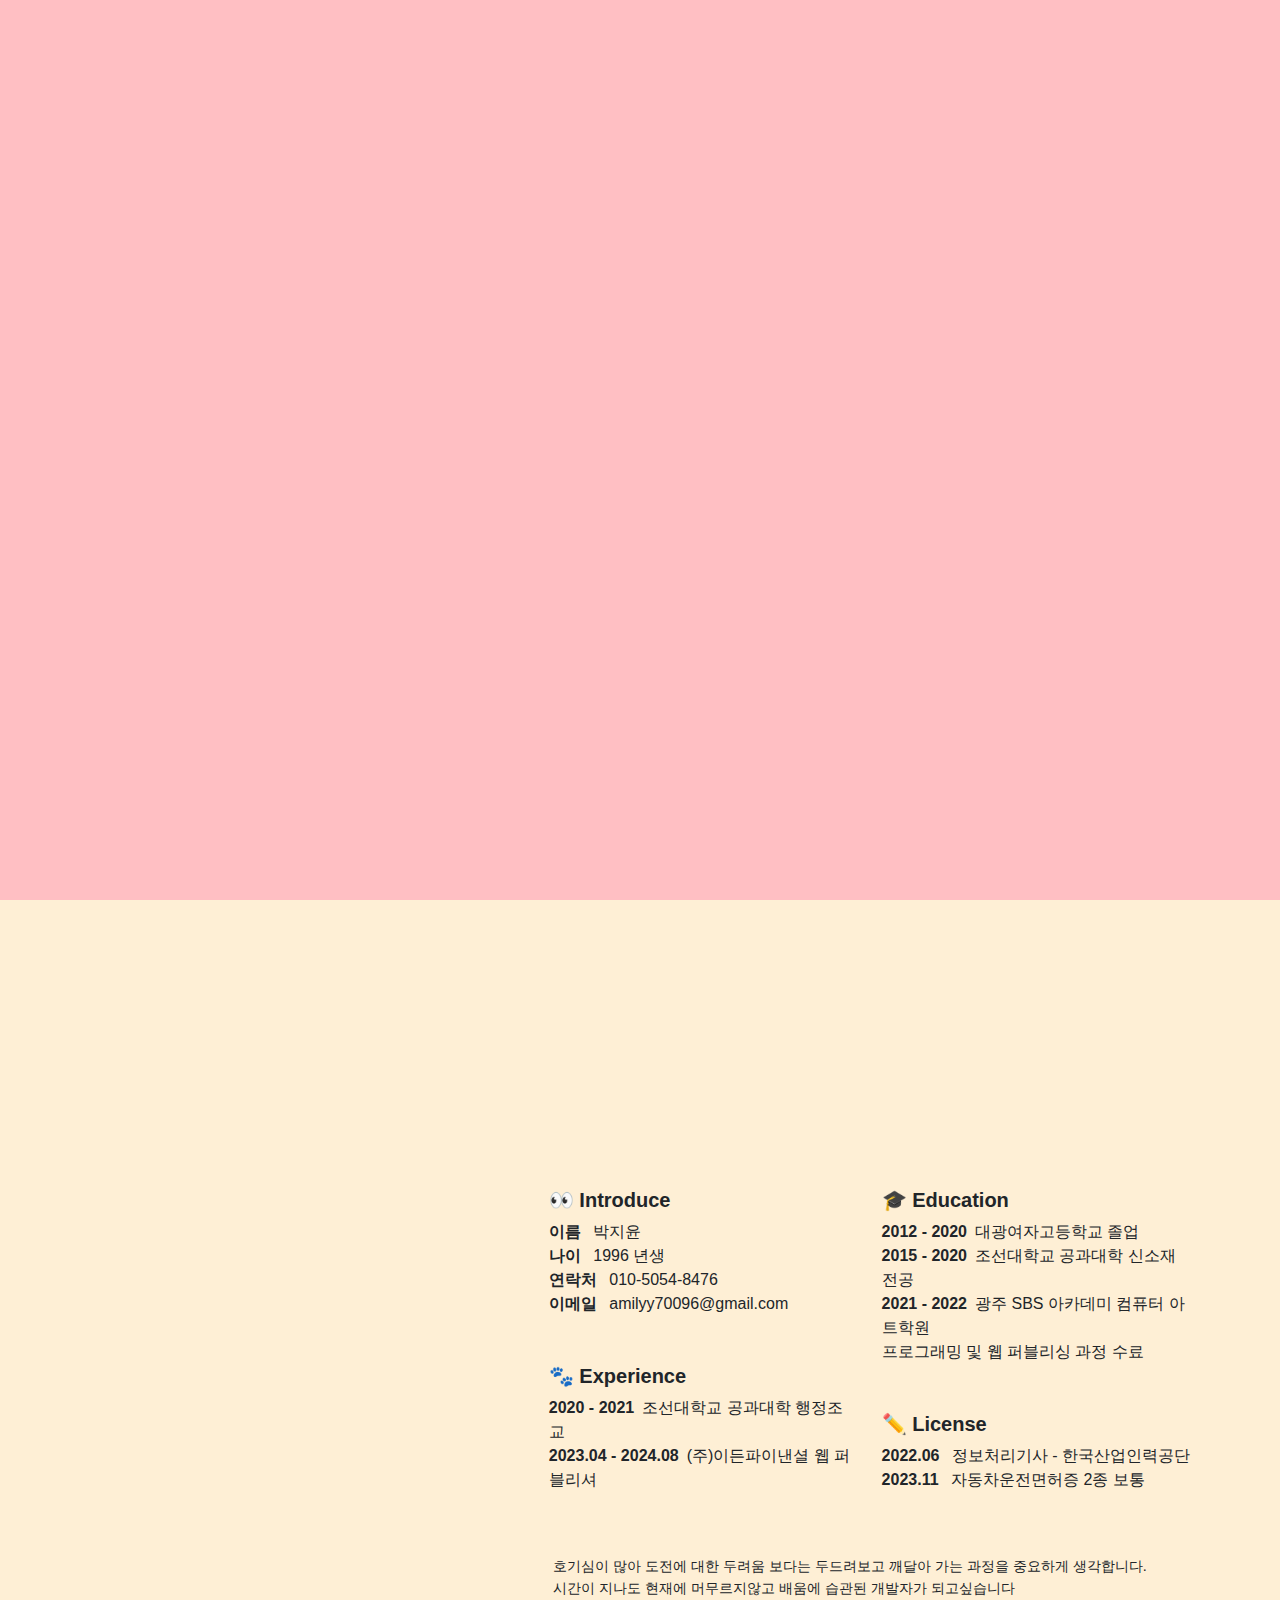
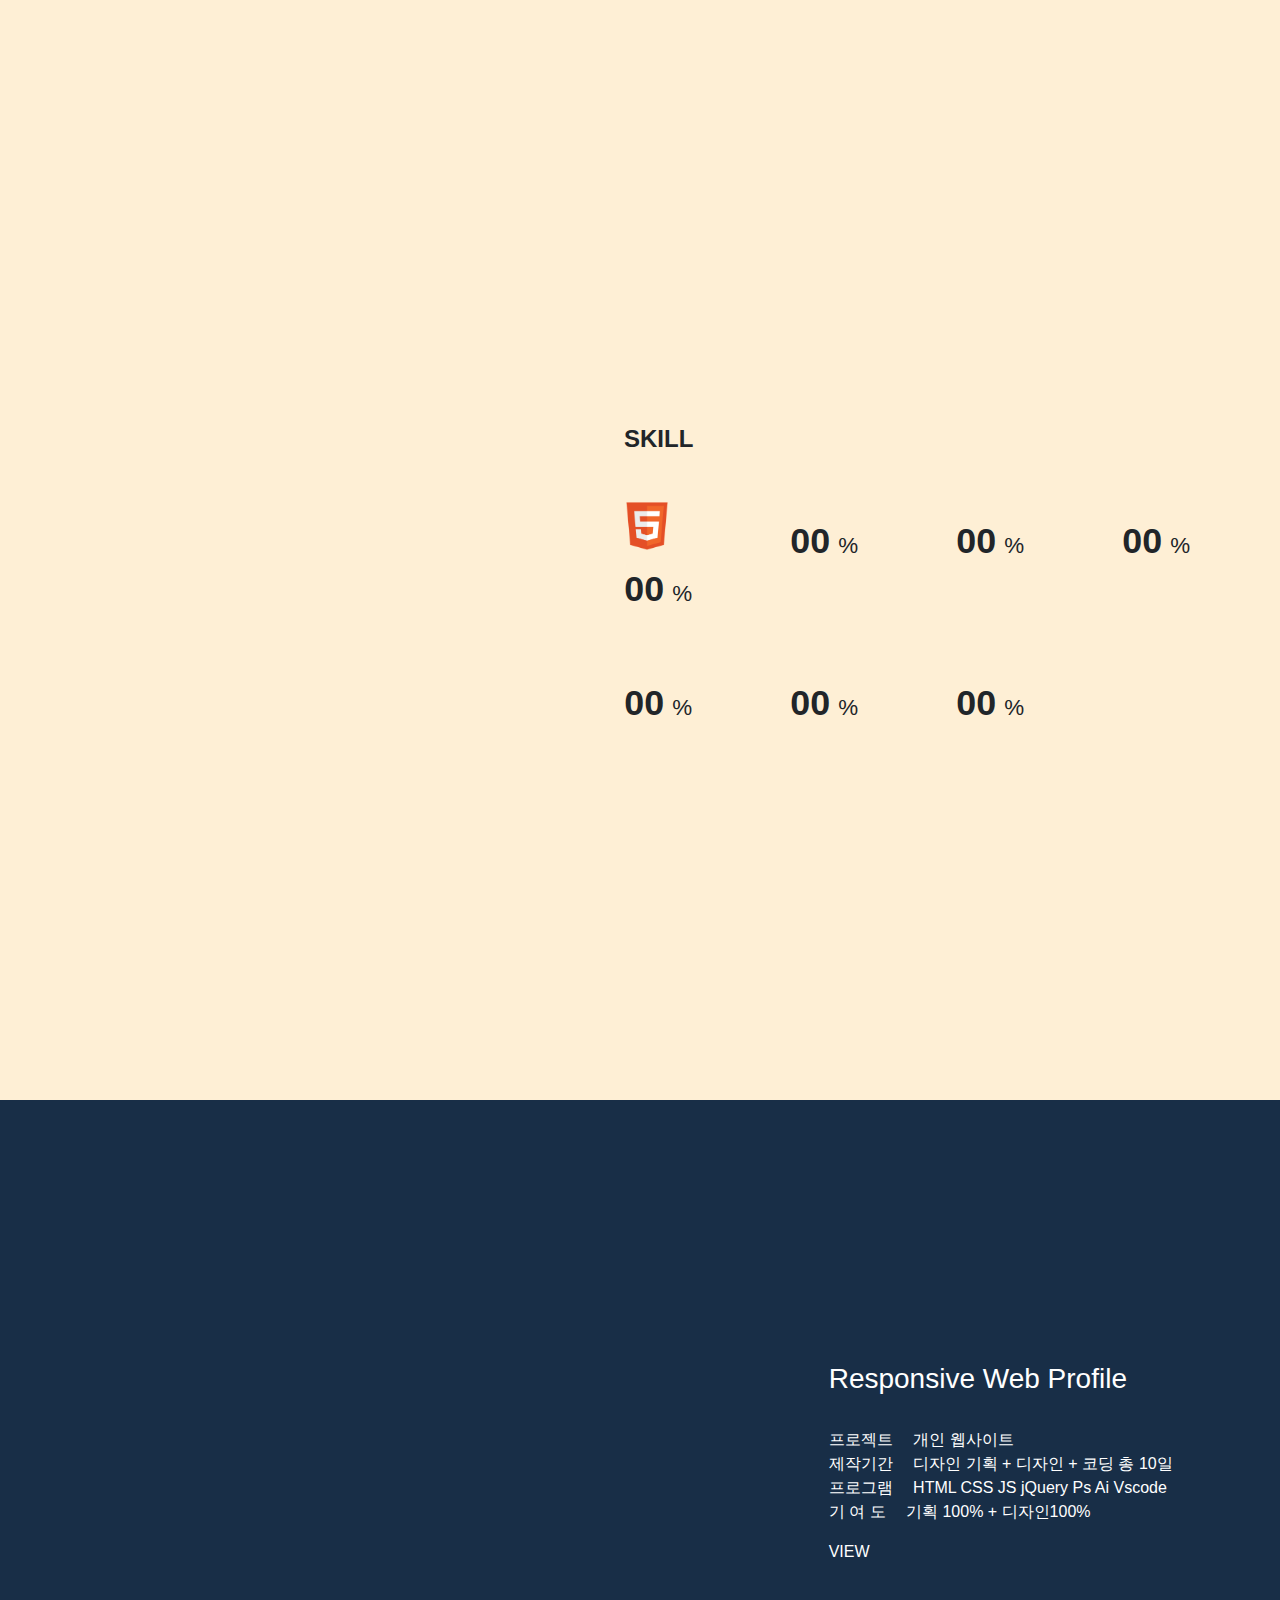
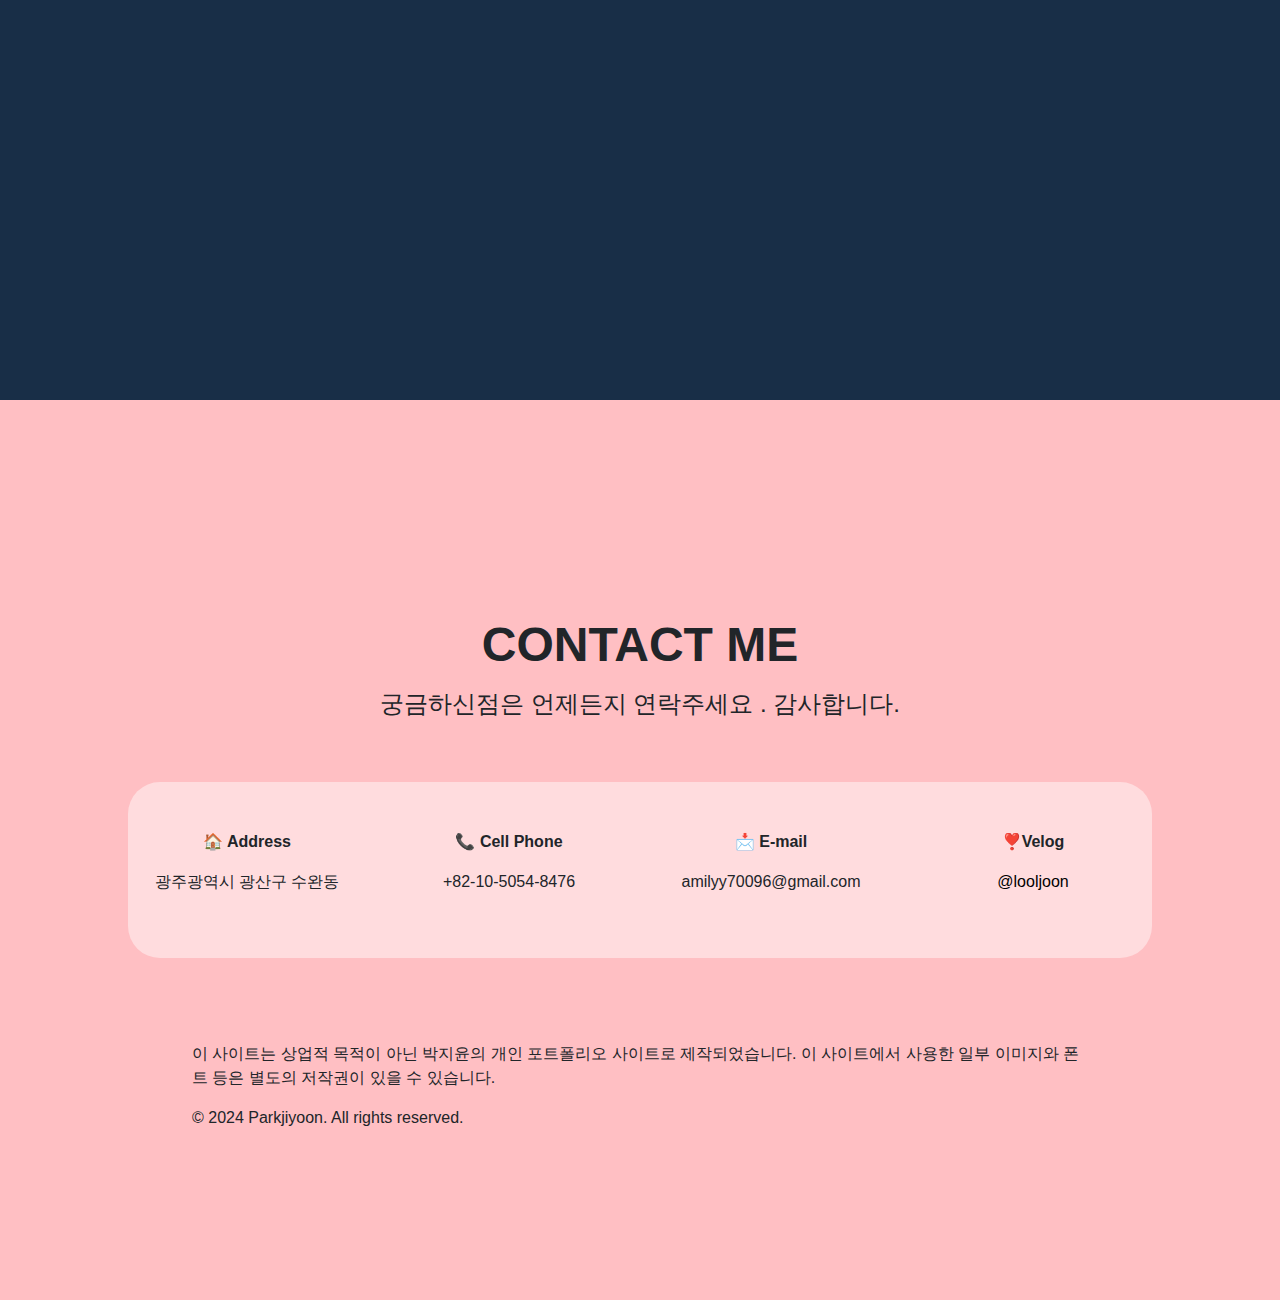
<file: index.html>
<!DOCTYPE html>
<html lang="ko">
<head>
    <meta charset="UTF-8">
    <meta name="viewport" content="width=device-width, initial-scale=1.0">
    <link rel="preconnect" href="https://fonts.googleapis.com">
    <link rel="preconnect" href="https://fonts.gstatic.com" crossorigin>
    <link href="https://fonts.googleapis.com/css2?family=Noto+Sans+KR:wght@100;300;400;500;700;900&display=swap" rel="stylesheet">
    <link href="https://fonts.googleapis.com/css2?family=Nanum+Gothic:wght@400;700;800&display=swap" rel="stylesheet">
    <link href="https://fonts.googleapis.com/css2?family=Gowun+Dodum&display=swap" rel="stylesheet">
    <link rel="stylesheet" href="css/reset.css">
 
    <link rel="stylesheet" href="js/bootstrap/css/bootstrap.min.css">
    <link rel="stylesheet" href="css/style2.css">
    <link rel="stylesheet" href="css/mobile_style.css">
    <script src="https://code.jquery.com/jquery-3.5.1.min.js"></script>
    <script src="js/main.js"></script>
    <title>personal website</title>
</head>

<body>

    <div id="main" class="page">
      <div id="mainsvg">
        <img src="images/new.svg" alt="">
      </div>
      
    </div>
  
      <!-- --------------------------------------------------------- -->
      <!-- --------------------------------------------------------- -->

      <section id="aboutme" class="page">
     
        <nav class="nav">
          <ul class="row">
            <li id="section1" class="col-3"><a href="#aboutme">ABOUT</a></li>
            <li id="section2" class="col-3"><a href="#skill">SKILL</a></li>
            <li id="section3" class="col-3"><a href="#portfolio">DESIGN</a></li>
            <li id="section4" class="col-3"><a href="#contact">CONTACT</a></li>
          </ul>
        `</nav>
    
        
      

          
            
            <!-- 프로필 이미지 -->
              <div id="profileimg">
                <img src="images/main_pho.png" alt="aboutme">
                 
              </div>
        
  
              <div id="profilebox" class="row">
               
                <div class="col-6">
                  <ul>
                    <h5 class="bold">👀 Introduce</h5>            
                    <li><span class="bold blank">이름</span> 박지윤</li>
                    <li><span class="bold blank">나이</span> 1996 년생</li>
                    <li><span class="bold blank">연락처</span> 010-5054-8476</li> 
                    <li><span class="bold blank">이메일</span> amilyy70096@gmail.com</li> 
                    <!-- <li><span class="bold blank">velog</span> <a href="https://velog.io/@looljoon">velog.io/@looljoon</a></li>  -->
                  </ul>
                
                  <ul >
                    <h5 class="bold">🐾 Experience</h5>            
                    <li><span class="bold blank">2020 - 2021</span>조선대학교 공과대학 행정조교</li>
                    <li><span class="bold blank">2023.04 - 2024.08</span>(주)이든파이낸셜 웹 퍼블리셔</li> 
                  </ul>
                </div>

                <div class="col-6">
                  <ul>
                    <h5 class="bold">🎓 Education</h5>            
                    <li><span class="bold blank">2012 - 2020</span>대광여자고등학교 졸업</li>
                    <li><span class="bold blank">2015 - 2020</span>조선대학교 공과대학 신소재 전공</li> 
                    <li><span class="bold blank">2021 - 2022</span>광주 SBS 아카데미 컴퓨터 아트학원<br>프로그래밍 및 웹 퍼블리싱 과정 수료</li> 
                  </ul>

                  
                  <ul >
                    <h5 class="bold"> ✏️ License</h5>
                    <li> <span class="bold blank">2022.06</span> 정보처리기사 - 한국산업인력공단 </li>
                    <li> <span class="bold blank">2023.11</span> 자동차운전면허증 2종 보통</li>

                  </ul>
                </div>
                <span class="moto pt-5 ps-3">
                  호기심이 많아 도전에 대한 두려움 보다는 두드려보고 깨달아 가는 과정을 중요하게 생각합니다.<br>
                  시간이 지나도 현재에 머무르지않고 배움에 습관된 개발자가 되고싶습니다
                </span>
                  
              </div>

              

                
              
      </section>
        
      <!-- --------------------------------------------------------- -->
      <!-- --------------------------------------------------------- -->
      <section id="skill" class="page">
             
              <div id="skill-numb">

                <h4>SKILL</h4>
                <div class="row mb-5">

                  <div id="html_icon" class="skill_icon col-md-3 ">  
                    <img src="images/skills/skill_html.png" alt="">
                    <div>
                      <span class="skill_count pe-2 bold" data-rate="95">00</span>%
                    </div>
                  </div>
                  
                  <div id="css_icon" class="skill_icon col-md-3">
                    <img src="images/skills/skill_css.png" alt="">
                    <div>
                      <span class="skill_count pe-2 bold" data-rate=" 95">00</span>%
                    </div>
                  </div>
                  
                  <div id="js_icon" class="skill_icon col-md-3">
                    <img src="images/skills/skill_js.png" alt="">
                    <div>
                      <span class="skill_count pe-2 bold " data-rate=" 90">00</span>%
                    </div>
                  </div>
                  <div id="react_icon" class="skill_icon col-md-3">
                    <img src="images/skills/skill_react3.png" alt="">
                    <div>
                      <span class="skill_count pe-2 bold " data-rate="75">00</span>%
                    </div>
                  </div>
                  
                </div>

                <div class="row">
                  <div id="jquery_icon" class="skill_icon col-md-3">
                    <img src="images/skills/skill_jQuery.png" alt="">
                    <div>
                      <span class="skill_count bold pe-2" data-rate=" 90">00</span>%
                    </div>
                  </div>

                  <div id="ps_icon" class="skill_icon col-md-3">
                    <img src="images/skills/skill_photoshop2.png" alt="">
                    <div>
                      <span class="skill_count bold pe-2 " data-rate="80">00</span>%
                    </div>
                  </div>

                  <div id="ai_icon" class="skill_icon col-md-3">
                    <img src="images/skills/skill_iller2.png" alt="">
                    <div>
                      <span class="skill_count pe-2 bold" data-rate="85">00</span>%
                    </div>
                  </div>     
                  
                </div>
              
              </div> 
                 
                 
            
  
              <!-- wrap_sk -->
            </div>
        </section>

      <!-- --------------------------------------------------------- -->
      <!-- portfolio -->
      <!-- --------------------------------------------------------- -->

      <section id="portfolio" class="page ">
        <div id="wrap3" class="row">
          <!-- 퍼스널 페이지  -->
          <div class="col-3 row">
              <div class="mockup col-6">
                <img src="images/pro1.png"alt="목업이미지">
                
              </div>
              <div class="mockup_info col-5">
                <h3 class="pb-4">Responsive Web Profile</h3>
                
                <ul>
                  <li><span class="pe-3">프로젝트</span>  개인 웹사이트</li>
                  <li><span class="pe-3">제작기간</span> 디자인 기획 + 디자인 + 코딩 총 10일</li>
                  <li><span class="pe-3">프로그램</span> HTML CSS JS jQuery Ps Ai Vscode</li>
                  <li><span class="pe-3">기 여 도</span> 기획 100% + 디자인100%</li>
                </ul>
                <div class="go">
                  <a href="#" href="arcteryx/index.html" target="_blank" class="fw-bolder">VIEW</a>
                </div>
            </div>
          </div>

          <!-- 아크테릭스 -->
          <div class="col-3 row">
            <div class="mockup col-6">
              <img src="images/pro3.png"alt="목업이미지">
              
            </div>
            <div class="mockup_info col-5">
              <h3 class="pb-4">Responsive Web Profile</h3>
              
              <ul>
                <li><span class="pe-3">프로젝트</span>  아크테릭스 </li>
                <li><span class="pe-3">제작기간</span> 디자인 기획 + 디자인 + 코딩 총 14일</li>
                <li><span class="pe-3">프로그램</span> React Illustrator Photoshop Vscode</li>
                <li><span class="pe-3">기 여 도</span> 기획 100% + 디자인100%</li>
              </ul>
              <div class="go">
                <a href="arcteryx/index.html" target="_blank" class="fw-bolder">VIEW</a>
              </div>
          </div>
        </div>
        <div class="col-3 row">
          <div class="mockup col-6">
            <img src="images/pro4.png" alt="목업이미지">
          
          </div>
          <div class="mockup_info col-5 ">
            <h3 class="pb-4">Responsive Web Profile</h3>

            <ul>
              <li><span class="pe-3">프로젝트</span> 삼성페이 </li>
              <li><span class="pe-3">제작기간</span> 디자인 기획 + 디자인 + 코딩 총 10일</li>
              <li><span class="pe-3">프로그램</span> HTML CSS JS Ps Ai Vscode</li>
              <li><span class="pe-3">기 여 도</span> 기획 100% + 디자인100%</li>
            </ul>
            
            <div class="go">
              <a href="samsung/index.html" target="_blank" class="fw-bolder">VIEW</a></div>
          </div>
        </div>
            
          <!-- 피치항공 페이지 -->
          <div class="col-3 row" > 
            <div class="mockup col-6">
              <img src="images/pro2.png" alt="목업이미지">
            </div>

            <div class="mockup_info col-5">
            
              <h3 class="pb-4">Responsive Web Profile</h3>

              <ul>
                <li><span class="pe-3">프로젝트</span> 피치항공 </li>
                <li><span class="pe-3">제작기간</span> 디자인 기획 + 디자인 + 코딩 총 10일</li>
                <li><span class="pe-3">프로그램</span> HTML CSS JS Ps Ai Vscode</li>
                <li><span class="pe-3">기 여 도</span> 기획 100% + 디자인100%</li>
              </ul>
              <div class="go">
                <a href="peach/index.html" target="_blank" class="fw-bolder">VIEW</a>
              </div>
            </div>
            
          </div>

           
          
          </div>
        </section>

      <!-- --------------------------------------------------------- -->
      <!-- contact -->
      <!-- --------------------------------------------------------- -->
      <section id="contact" class="page">

          <div id="wrap4">  

            <div id="contents1" class="pb-5">
              <h3>CONTACT ME</h3>
              <h4 class="pb-3 pt-2">궁금하신점은 언제든지 연락주세요 . 감사합니다. </h4>
            </div>  

            <div id="contents2" class="pt-3" >
              <ul class="row">
                <li class="col-md-3"><p class="bold">🏠 Address </p>광주광역시 광산구 수완동</li>
                <li class="col-md-3"><p class="bold">📞 Cell Phone </p>+82-10-5054-8476</li>
                <li class="col-md-3"><p class="bold">📩 E-mail </p>amilyy70096@gmail.com</li>
                <li class="col-md-3 velog"><p class="bold">❣️Velog </p><a href="https://velog.io/@looljoon/posts">@looljoon</a> </li>
              </ul>
            </div>
          
          
          </div>
            

      

          <footer class="footer">
            <p>이 사이트는 상업적 목적이 아닌 박지윤의 개인 포트폴리오 사이트로 제작되었습니다.
              이 사이트에서 사용한 일부 이미지와 폰트 등은 별도의 저작권이 있을 수 있습니다.</p>
            <p>&copy 2024 Parkjiyoon. All rights reserved.</p>
            </footer>

          
          

      </section>
    
      
    </body>
</html>
</file>
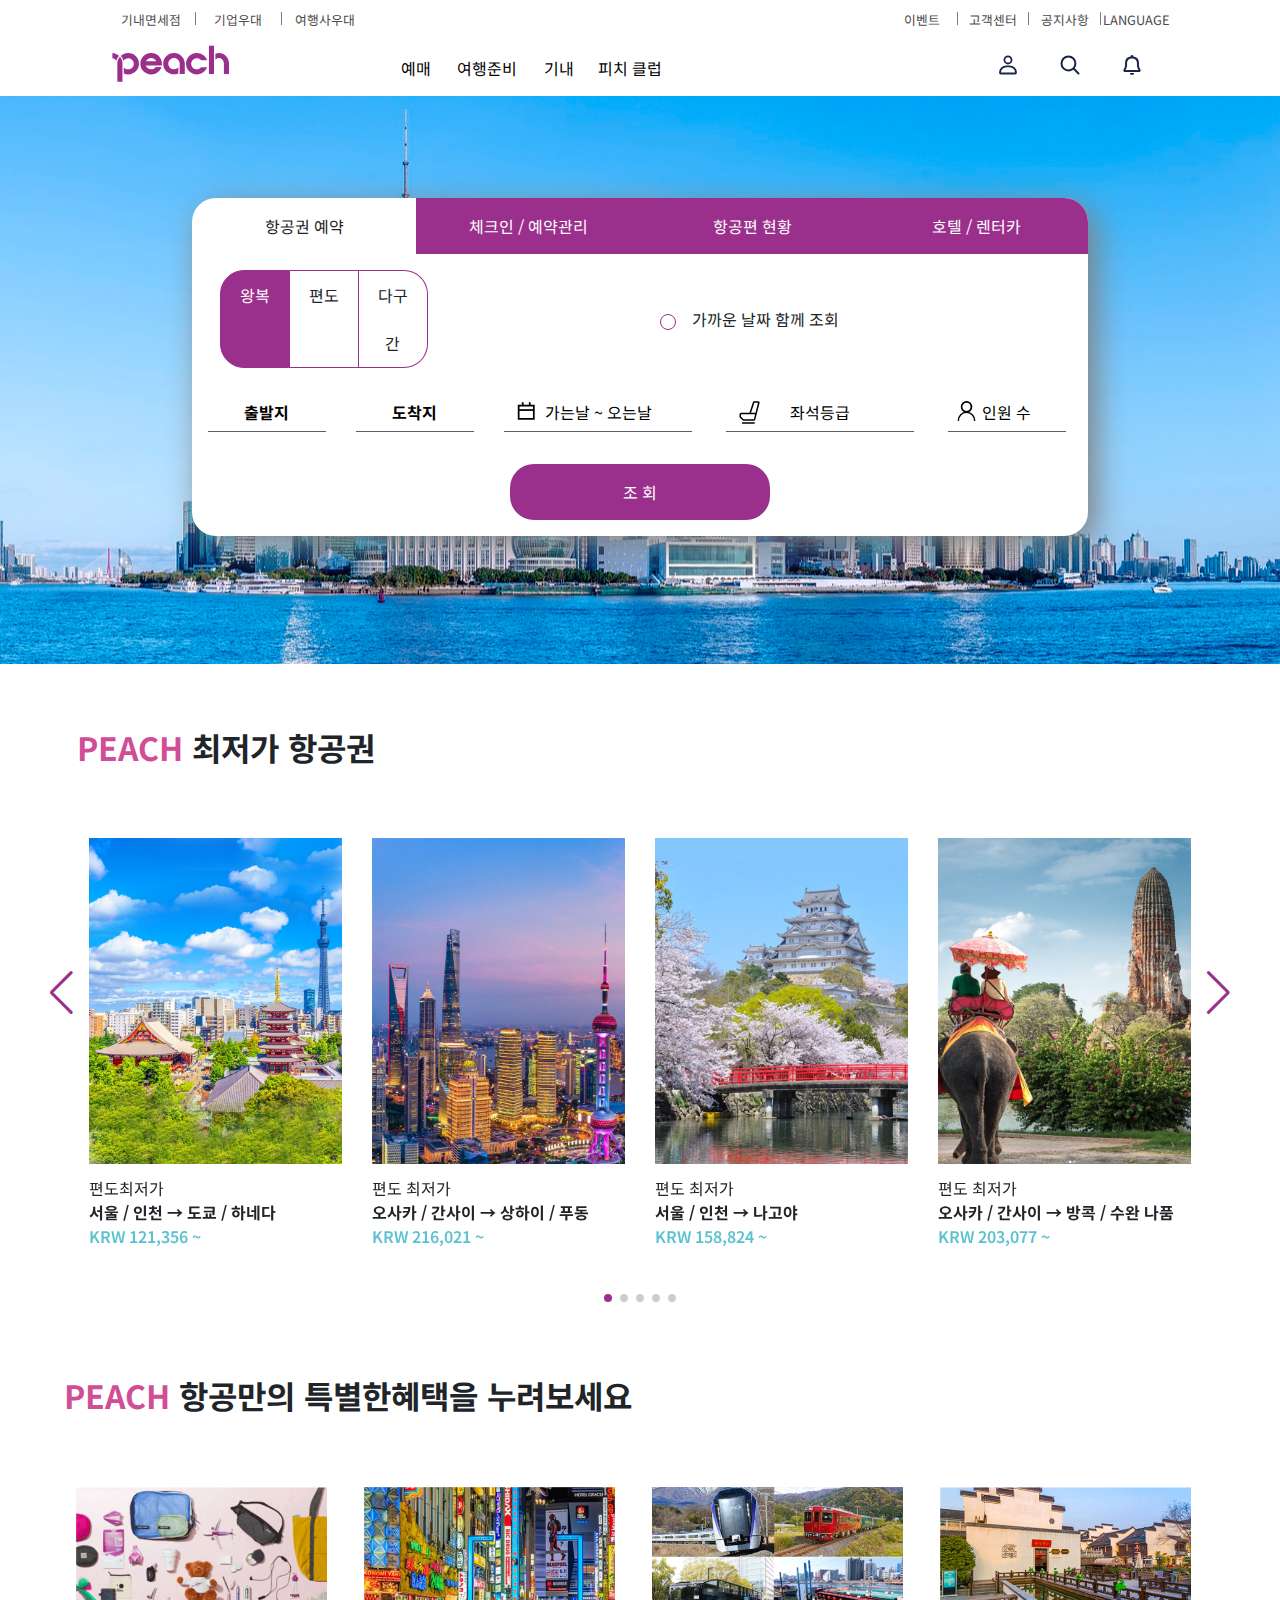
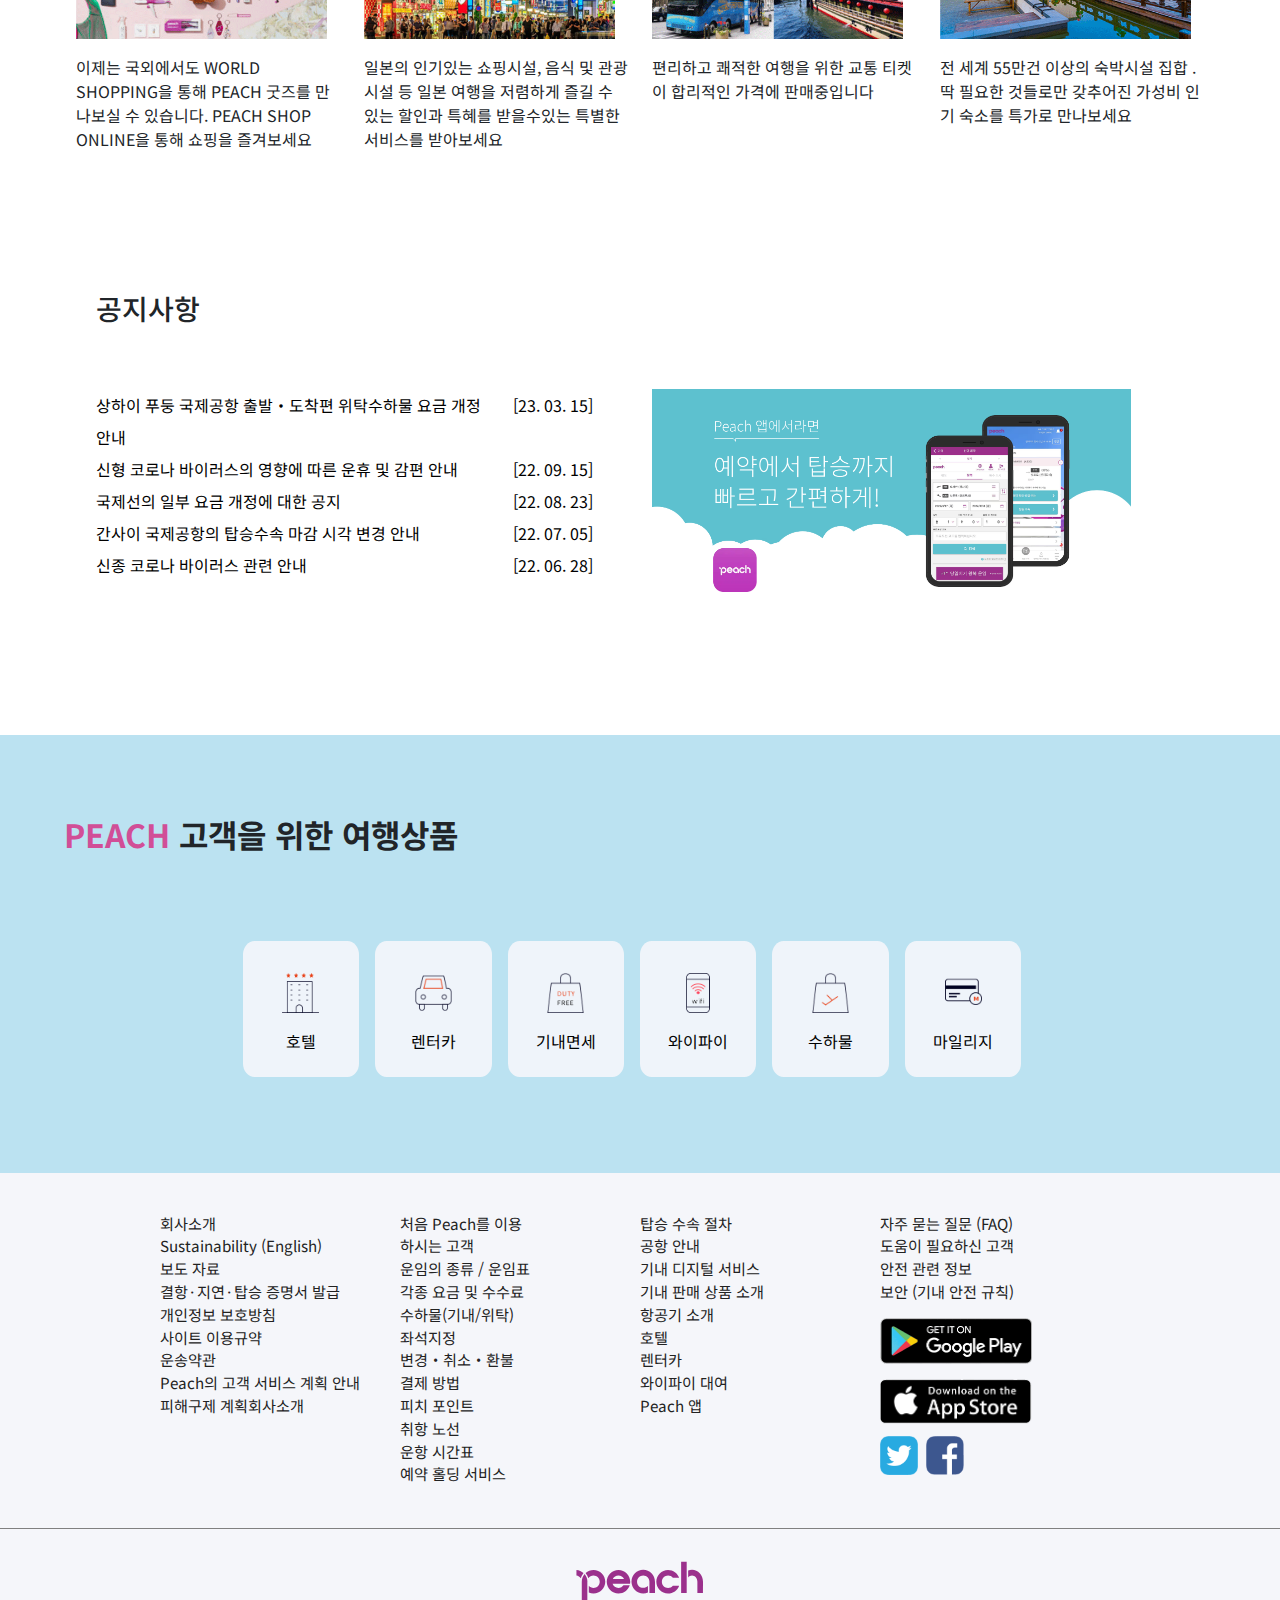
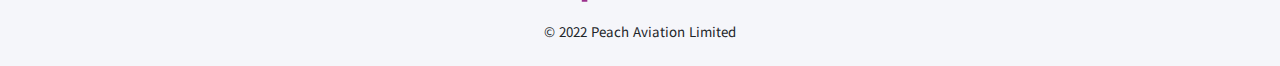
<file: peach/index.html>
<!DOCTYPE html>
<html lang="ko">
<head>
    <meta charset="UTF-8">
    <meta http-equiv="X-UA-Compatible" content="IE=edge">
    <link rel="preconnect" href="https://fonts.googleapis.com">
    <link rel="preconnect" href="https://fonts.gstatic.com" crossorigin>
    <link href="https://fonts.googleapis.com/css2?family=Noto+Sans+KR:wght@100;300;400;500;700;900&display=swap" rel="stylesheet">
    <link rel="stylesheet" href="js/bootstrap/css/bootstrap.min.css">
    <link rel="stylesheet" href="https://cdn.jsdelivr.net/npm/swiper@11/swiper-bundle.min.css" />
    <link rel="stylesheet" href="css/style1.css">
    <link rel="stylesheet" href="css/mobile_style.css">
    <!-- CSS -->
    <link rel="stylesheet" href="https://unpkg.com/swiper/swiper-bundle.min.css" />

    <!-- JS -->
    <script src="https://unpkg.com/swiper/swiper-bundle.min.js"></script>
    <script src="https://code.jquery.com/jquery-3.5.1.min.js"></script>
    <script src="js/main.js"></script>
    <title>Peach Aviation</title>

</head>
<body>

    <header id="header" class="page container-fluid">
        <div id="mainwrap" class="mobile_disappear">

            <div id="topmenu" class="row">
                <div id="topLeft" class="col-lg-6 col-6">
                    <ul class="row">
                        <li class="col-lg-2 col-sm-3">기내면세점</li>
                        <li class="col-lg-2 col-sm-3">기업우대</li>
                        <li class="col-lg-2 col-sm-3">여행사우대</li>
                    </ul>

                </div>
                <div id="topRight" class="col-lg-5 col-6">
                    <ul class="row">
                        <li class="col-xl-2 col-md-3">이벤트</li>
                        <li class="col-xl-2 col-md-3">고객센터</li>
                        <li class="col-xl-2 col-md-3">공지사항</li>
                        <li class="col-xl-2 col-md-3">LANGUAGE</li>
                    </ul>
                   
                </div>
            </div>

            <div id="bottommenu" class="row">
                <h1 id="logo" class="col-2">
                    <img src="images/logo-peach01.svg"></img>
                </h1>
            
                <div id="navLeft" class="col-5">
                    <div id="mainmenu">
                        <ul class="row">
                            <li class="menu col-xl-2 col-md-3" id="menu_1"><a href="#">예매</a></li>
                            <li class="menu col-xl-2 col-md-3" id="menu_2"><a href="#">여행준비</a></li>
                            <li class="menu col-xl-2 col-md-3" id="menu_3"><a href="#">기내</a></li>
                            <li class="menu col-xl-2 col-md-3" id="menu_4"><a href="#">피치 클럽</a></li>
                        </ul>
                    </div>

                    <div id="subwrap">
                        <ul id="submenu">

                            <!-- 예매 -->
                            <div class="subList" id="smenu_1">
                                <li class="row" >
                                    <ul class="cell col-md-3">
                                        <p>항공권예약</p>
                                        <li><a href="#">최저가 항공권</a></li>
                                        <li><a href="#">단체예매</a></li>
                                        <li><a href="#">좌석승급</a></li>   
                                    </ul>

                                    <ul class="cell col-md-3">
                                        <p>나의예약</p>
                                        <li><a href="#">예약조회/변경/취소 </a></li>
                                        <li><a href="#">부가서비스 신청/취소</a></li>
                                        <li><a href="#">웹/모바일 체크인</a></li>   
                                    </ul>

                                    <ul class="cell col-md-3">
                                        <p>운항정보</p>
                                        <li><a href="#">출도착 안내</a></li>
                                        <li><a href="#">스케줄 조회</a></li>
                                        <li><a href="#">취항노선안내</a></li>   
                                        <li><a href="#">운항 노선</a></li>
                                        <li><a href="#">여행 정보</a></li>
                                    </ul>
                                    
                                    <ul class="cell col-md-3">
                                        <p>부가서비스 구매</p>
                                        <li><a href="#">번들</a></li>
                                        <li><a href="#">수하물</a></li>
                                        <li><a href="#">좌석</a></li>
                                        <li><a href="#">라운지</a></li>
                                        <li><a href="#">기내식</a></li>
                                    </ul>     
                                </li>
                            </div>  
                        
                                <!-- 여행준비 -->
                            <div class="subList" id="smenu_2">
                                <li class="row"  >
                                    
                                    <ul class="cell col-md-3">
                                        <p>수하물 이용 안내</p>
                                        <li><a href="#">초과 수하물</a></li>   
                                        <li><a href="#">특수 수하물</a></li>   
                                        <li><a href="#">포장용품 안내</a></li>    
                                        <li><a href="#">운송제한 물품</a></li>   
                                    
                                    </ul>
                                    <ul class="cell col-md-3">
                                        <p>공항 서비스</p>
                                        <li><a href="#">탑승수속</a></li>
                                        <li><a href="#">탑승권 자동발급</a></li>
                                        <li><a href="#">홈페이지/모바일 탑승권</a></li>
                                        <li><a href="#">출입국 신고서</a></li>
                                        <li><a href="#">라운지 안내</a></li>
                                    </ul>
                                    <ul class="cell col-md-3">
                                        <p>도움이 필요한 고객</p>
                                        <li><a href="#">휠체어 서비스 필요 손님</a></li> 
                                        <li><a href="#">임산부/유아동반 손님</a></li>   
                                        <li><a href="#">반려동물 동반 손님</a></li>   
                                        <li><a href="#">혼자 여행하는 어린이</a></li>   
                                    </ul>
                                    
                                    <ul class="cell col-md-3">
                                        <p>출입국 규정 안내</p>
                                        <li><a href="#">출입국 규정 정보</a></li>
                                        <li><a href="#">출입국 신고서</a></li>
                                        <li><a href="#">코로나19 관련 안내</a></li>    
                                    </ul>
                                </li>
                            </div>
                                <!-- 기내 -->
                            <div class="subList" id="smenu_3">
                                <li class="row" >
                                    <ul class="cell col-md-4">
                                        <p>기내서비스</p>
                                        <li><a href="#">기내식/음료</a></li>
                                        <li><a href="#">기내서비스순서	</a></li>
                                        <li><a href="#">기내특별서비스</a></li>
                                        <li><a href="#">기내유실물조회</a></li>
                            
                                    </ul>
                                    <ul class="cell col-md-4">
                                        <p>항공기안내</p>
                                        <li><a href="#">AIRBUS A320 </a></li>
                                        <li><a href="#">AIRBUS A320neo</a></li>
                                        <li><a href="#">AIRBUS A321LR</a></li>   
                                    </ul>
                                    <ul class="cell col-md-4">
                                        <p>좌석타입</p>
                                        <li><a href="#">패스트 시트</a></li>
                                        <li><a href="#">스마트 시트</a></li>
                                        <li><a href="#">플레저 시트</a></li>   
                                        <li><a href="#">스탠다드 시트</a></li>   
                                        </ul> 
                                
                                </li>
                            </div>  
                                <!-- 회원 제도 -->
                            <div class="subList" id="smenu_4">
                                <li class="row" >
                                    <ul class="cell col-md-3">
                                        <p>피치 포인트</p>
                                        <li><a href="#">나의 peach 계정</a></li>            
                                        <li><a href="#">피치 포인트란</a></li>            
                                        <li><a href="#">피치 포인트 이용 방법</a></li>            
                                        <li><a href="#">피치 포인트 취득 방법</a></li>            
                                    </ul>
                                    <ul class="cell col-md-3">
                                        <p>마일리지</p>
                                        <li><a href="#">마일리지 적립몰</a></li>            
                                        <li><a href="#">누락 마일리지 적립</a></li>            
                                        <li><a href="#">마일리지 사용몰</a></li>                
                                    </ul>

                                    <ul class="cell col-md-3">
                                        <p>제휴사 예약 조회</p>
                                        <li><a href="#">할인제휴사</a></li>
                                        <li><a href="#">쇼핑·호텔</a></li>	
                                        <li><a href="#">렌터카</a></li>	
                                        <li><a href="#">라이프(통신,보험)</a></li>
                                    </ul>

                                    <ul class="cell col-md-3">
                                        <p>프로모션</p>
                                        <li><a href="#">회원제도</a></li>
                                        <li><a href="#">회원안내</a></li>
                                        <li><a href="#">특별 프로그램</a></li>
                                    </ul>
                                </li>
                            </div>
                        
                            <!-- submenu끝 -->
                            
                        </ul>
                    
                    </div>  <!--subwrap끝 -->

                </div>     <!-- navLeft끝 -->   
                         
                    
                <div id="navRight" class="col-3">        
                    <ul class="row">
                        <li class="col-3 mobile_disappear">
                            <button>
                                <img src="images/icons/icon_mypage.svg" alt="홈페이지"></img>
                            </button>
                        </li>
                        
                        <li class="col-3 mobile_disappear">
                            <button>
                            <img src="images/icons/icon_search.svg" alt="검색"></img>
                        </button>
                        </li>
                        <li class="col-3 mobile_disappear">
                            <button>
                            <img src="images/icons/icon_alarm.svg" alt="알람"></img>
                        </button>
                        </li>

                    </ul>    
                </div>

             
            </div>
        </div>

        <div id="mobile_nav" class="mobile_appear container-fluid">
                <div id="mlogo">
                    <img src="images/logo-peach01.svg"></img>
                </div>

                <div  id="hamburger">
                    <button>
                        <img src="images/icons/icon_hamburger.svg" alt="메뉴"></img>
                    </button>
                </div>
                
       
        </div>



            
    </header>

    <section id="section1" class="page">
        <div id="wrap1">
                <!-- <img src="images/b1.jpg" alt=""> -->
                <div id="bookbox">
                    <div id="bookC1">
                        <ul class="row">
                            <li class="on col-3 "><span>항공권 예약</span></li>
                            <li class="col-3 pick"><span>체크인 / 예약관리</span></li>
                            <li class="col-3 pick"><span>항공편 현황</span></li>
                            <li class="col-3 pick"><span>호텔 / 렌터카</span></li>
                        </ul>
                    </div>
    
                    <div id="bookC2" class="row">   
                        <div id="tripType" class="col-xs-7 col-md-6" >
                            <ul class="row">
                                <li class="col-xl-2 col-lg-3 col-md-3  col-sm-4 pick"> 왕복</li>
                                <li class="col-xl-2 col-lg-3 col-md-3 col-sm-4 ">편도</li>
                                <li class="col-xl-2 col-lg-3 col-md-3 col-sm-4 ">다구간</li>
                            </ul>   
                        </div> 
    
                        <div id="fast" class="col-xs-5 col-md-6">
                                <input type="checkbox" id="click" ><label for="click"><span></span>가까운 날짜 함께 조회</label>               
                        </div>
    
                    </div> 
    
    
                    <div id="bookC3">
                        <div class="row mapPoint">
                            <div class="col-md-2 col-sm-6">
                                <div id="depPick">
                                    <input name="inputFrom" placeholder="출발지"  readonly="" type="text">
                                </div>
                            </div>
    
                            <div class="col-md-2 col-sm-6" > 
                                <div id="arrPick">
                                    <input name="inputFrom" placeholder="도착지" readonly="" type="text">
                                </div>
                            </div>
    
                            <div class="col-md-3 col-sm-12">
                                <div>
                                    <input name="inputDate"  placeholder="가는날 ~ 오는날" type="text" readonly="">                     
                                </div> 
                            </div>
    
    
                            <div class="col-md-3 col-sm-12">
                                <div>
                                    <input name="inputDate" placeholder="좌석등급" type="text" readonly="" >
                                </div>
                            </div>
    
                            <div class="col-md-2 col-sm-12">
                                <div>
                                    <input name="inputDate" placeholder="인원 수" type="text" readonly="" >
                                </div>
                            </div>
                        
                        </div> 
                        <div id="search">
                            <button>조 회</button>
                        </div>
                    </div>
                   
    
                    
                       
                </div> <!-- bookbox 끝 -->
           

        <!--wrap1  -->
        </div>
    </section>


    <!-- 운항정보 -->
    <section id="section2" class="page">

        <div id="wrap2" class="row">
            <h2 class="subTitle"><span class="peach">PEACH</span> 최저가 항공권</h2>       
                    
            <div class="swiper-container">
                <div class="swiper-wrapper">
                    <div class="swiper-slide tripCity "> 
                        <img src="images/trip_tokyo.png" alt="osaka">
                            <div class="cityInfo">
                                <ul>
                                    <span class="fs-6">편도최저가</span>
                                    <li class="fw-bolder">서울 / 인천 → 도쿄 / 하네다 </li>
                                    <li class="high-b">KRW 121,356 ~ </li>
                                </ul>
                            </div> 
                    </div>
        
                    <div class="swiper-slide tripCity ">
                        <img src="images/trip_shanghai.png" alt="osaka">
                        <div class="cityInfo">
                            <ul>
                                <span class="fs-6">편도 최저가</span>
                                <li class="fw-bolder">오사카 / 간사이 → 상하이 / 푸동</li>
                                <li class="high-b">KRW 216,021 ~ </li>
                            </ul>
                        </div> 
                    </div>
        
        
                    <div class="swiper-slide tripCity ">
                        <img src="images/trip_nagoya.png" alt="osaka">
                        <div class="cityInfo">
                            <ul> 
                                <span class="fs-6">편도 최저가</span>
                                <li class="fw-bolder">서울 / 인천 → 나고야</li>
                                <li class="high-b">KRW 158,824 ~ </li>
                            </ul>
                        </div>   
                    </div>
        
                    <div class="swiper-slide tripCity ">
                        <img src="images/trip_bankok.png" alt="osaka">
                        <div class="cityInfo">
                            <ul>
                                <span class="fs-6">편도 최저가</span>
                                <li class="fw-bolder">오사카 / 간사이 → 방콕 / 수완 나품 </li>
                                <li class="high-b">KRW 203,077 ~ </li>
                            </ul>
                        </div> 
                    </div>
        
        
                    <div class="swiper-slide tripCity ">
                        <img src="images/trip_okinawa.png" alt="osaka">
                        <div class="cityInfo">
                            <ul>
                                <span class="fs-6">편도 최저가</span>
                                <li class="fw-bolder">서울 / 인천 → 오키나와 </li>
                                <li class="high-b">KRW 142,600 ~ </li>
                            </ul>
                        </div>  
                    </div>
                </div>

               
            </div>
                <div class="swiper-button-next"></div>
                <div class="swiper-button-prev"></div>
                <div class="swiper-pagination"></div>

        </div>
        <!-- wrap2 -->
    </section>


<!-- 고객 위한 여행 상품 -->
 
    <section id="section3" class="page">
        <div id="wrap3">
            <h2 class="subTitle"><span class="peach">PEACH</span> 항공만의 특별한혜택을 누려보세요 </h2>
            <div id="eventWrap">
                <ul class="row">
                    <li class="col-xl-3 col-lg-4 col-sm-6">
                        <img src="images/event1.png" alt="event1">
                        <span>이제는 국외에서도 WORLD SHOPPING을 통해 PEACH 굿즈를 만나보실 수 있습니다. PEACH SHOP ONLINE을 통해 쇼핑을 즐겨보세요</span>
                    </li>
                    <li class="col-xl-3 col-lg-4 col-sm-6">
                        <img src="images/event2.png" alt="event2">
                        <span>일본의 인기있는 쇼핑시설, 음식 및 관광시설 등 일본 여행을 저렴하게 즐길 수 있는 할인과 특혜를 받을수있는 특별한 서비스를 받아보세요</span>
                    </li>
                    <li class="col-xl-3 col-lg-4 col-sm-6">
                        <img src="images/event3.png" alt="event3">
                        <span>편리하고 쾌적한 여행을 위한 교통 티켓이 합리적인 가격에 판매중입니다</span>
                    </li>
                    <li class="col-xl-3 col-lg-4 col-sm-6">
                        <img src="images/event4.png" alt="event4">
                        <span>전 세계 55만건 이상의 숙박시설 집합 . 딱 필요한 것들로만 갖추어진 가성비 인기 숙소를 특가로 만나보세요</span>
                    </li>
                </ul>
            </div>
   
        </div>
    </section>

    
    <section id="section4" class="page">
        <div id="wrap4">

            <div id="noticeWrap" class="row pb-5"> 
                <h3> 공지사항</h3>
   
                <div id="notice1" class="col-xl-6 "> 
                    <ul>
                        <li>
                            <a href="#" class="row">
                                <span class="col-9">상하이 푸둥 국제공항 출발・도착편 위탁수하물 요금 개정 안내</span>
                                <span class="col-3">[23. 03. 15] </span>
                            </a> 
                        </li>

                        <li>
                            <a href="#" class="row">
                                <span class="col-9">신형 코로나 바이러스의 영향에 따른 운휴 및 감편 안내</span>
                                <span class="col-3">[22. 09. 15]  </span>
                            </a>

                             
                        </li> 
    
                        <li>
                            <a href="#" class="row">
                                <span class="col-9"> 국제선의 일부 요금 개정에 대한 공지</span>
                                <span class="col-3"> [22. 08. 23]</span>
                            </a>
                           
                        </li>
    
                        <li>
                            <a href="#" class="row">
                                <span class="col-9">간사이 국제공항의 탑승수속 마감 시각 변경 안내</span>
                                <span class="col-3">[22. 07. 05] </span>
                            </a>
                            
                        </li>
    
                        <li>
                            <a href="#" class="row">
                                <span class="col-9">신종 코로나 바이러스 관련 안내</span>
                                <span class="col-3">[22. 06. 28]  </span>
                            </a>
                            
                        </li>
                </ul>
                   
                </div>
                <div id="notice2" class="col-xl-6">
                    <img src="images/app2.png" alt="">
                </div>
            </div>
        </div>
    </section>

    


    
    <section id="section5" class="page sky">

        <h2 class="subTitle"><span class="peach">PEACH</span> 고객을 위한 여행상품</h2>
        
        <div id="wrap5">
            <ul class="row">
                <li>
                    <img src="images/benefit/hotel.png" alt="hotel">
                    <p>호텔</p>
                </li>
                <li>
                    <img src="images/benefit/car.png" alt="hotel">
                    <p>렌터카</p>
                </li>
                <li>
                    <img src="images/benefit/dutyfree.png" alt="hotel">
                    <p>기내면세</p>
                </li>
                <li>
                    <img src="images/benefit/wifi.png" alt="hotel">
                    <p>와이파이</p>
                </li>
                <li>
                    <img src="images/benefit/baggage.png" alt="hotel">
                    <p>수하물</p>
                </li>
                <li>
                    <img src="images/benefit/point.png" alt="hotel">
                    <p>마일리지</p>
                </li>
            </ul>
        </div>
    </section>




    <section id="footer" class="page">
        <div id="footerWrap" class="row">
            <ul class="col-3">
                <li class="footersub" id="f1">회사소개</li>
                <li>Sustainability (English)</li>
                <li>보도 자료</li>
                <li>결항·지연·탑승 증명서 발급</li>
                <li>개인정보 보호방침</li>
                <li>사이트 이용규약</li>
                <li>운송약관</li>
                <li>Peach의 고객 서비스 계획 안내</li>
                <li>피해구제 계획회사소개</li>
            </ul>

            <ul class="col-3">
                <li class="footersub" id="f2">처음 Peach를 이용<br>하시는 고객</li>
                <li>운임의 종류 / 운임표</li>
                <li>각종 요금 및 수수료</li>
                <li>수하물(기내/위탁)</li>
                <li>좌석지정</li>
                <li>변경・취소・환불</li>
                <li>결제 방법</li>
                <li>피치 포인트</li>
                <li>취항 노선</li>
                <li>운항 시간표</li>
                <li>예약 홀딩 서비스</li>
            </ul>

            <ul class="col-3">
                <li class="footersub" id="f3">탑승 수속 절차</li>
                <li>공항 안내</li>
                <li>기내 디지털 서비스</li>
                <li>기내 판매 상품 소개</li>
                <li>항공기 소개</li>
                <li>호텔</li>
                <li>렌터카</li>
                <li>와이파이 대여</li>
                <li>Peach 앱</li>
            </ul>

            <ul class="col-3">
                <li class="footersub" id="f4">자주 묻는 질문 (FAQ) </li>
                <li>도움이 필요하신 고객</li>    
                <li>안전 관련 정보</li>    
                <li>보안 (기내 안전 규칙)</li>    
                <li><img class="store" src="images/googlestore.png" alt=""></li>
                <li><img class="store" src="images/applestore.png" alt=""></li>
                <li><a class="snsImg" href="https://twitter.com/peach_flight"><img src="images/twitter.png" alt="twitter"></a></li>
                <li><a class="snsImg" href="https://www.facebook.com/Peach.Aviation.Korea"><img src="images/facebook.png" alt="facebookicon"></a></li>
            </ul>

           
        </div>
      
            <div id="footerImg">
                <img src="images/logo-peach01.svg"></img>
                <span>&copy; 2022 Peach Aviation Limited</span>
            </div> 
    </section>

    <!-- Initialize Swiper -->
    <script>
      var swiper = new Swiper(".swiper-container", {
        navigation: {
            nextEl: '.swiper-button-next', // 다음 슬라이드로 이동하는 버튼
            prevEl: '.swiper-button-prev' // 이전 슬라이드로 이동하는 버튼
        },
        pagination: {
            el: '.swiper-pagination', // 페이지 표시기
            clickable: true // 페이지 번호 클릭 가능하게 설정
        },
        loop: true,
        slidesPerView: 2,
        spaceBetween: 30,
        breakpoints:{

        768:{
            slidesPerview: 2,
        },
         1024: {
           slidesPerView: 3,
         },
        
         1200: {
           slidesPerView: 4,
         }
        
         
               }
        });
    </script>
  

</body>
</html>
</file>
<file: css/style2.css>
body,
html {
  font-family: "Noto Sans KR", sans-serif;
  background-color: #ffbfc3;
}
.nanum-gothic-regular {
  font-family: "Nanum Gothic", serif;
  font-weight: 400;
  font-style: normal;
}
* {
  margin: 0;
  padding: 0;
  box-sizing: border-box;
}

html {
  scroll-behavior: smooth;
  overflow: hidden;
}
.page {
  width: 100vw;
  height: 100vh;
  overflow: hidden;
}
ol, ul {
  padding-left: 0rem;
}
a {
  text-decoration: none;
  display: block;
  color:black;
}
.rf {
  color: #ee4e34;
}
.bf {
  color: #182e47;
}
.yf {
  color: #feefd5;
}

ul > li {
  list-style: none;
}
img {
  display: block;
}


.bold {
  font-weight: 900;
}
.thin {
  font-weight: 300;
}
.blank {
  margin-right: 0.5em;
}

/* ------------------------------------------------------- */
/* --------------------main------------------------------- */
/* ------------------------------------------------------- */
#main{
  position: relative;
  background-color: #ffbfc3;
  z-index: 10;
  overflow: hidden;
}

#mainsvg{
  width: 100%;
  z-index:10;
}

#mainsvg img{
  margin: 0 auto;
  width: 55%;
  margin-top: 10%;
}

.nav{
  position: fixed;
  top: 2em;
  right: 3em;
  width: 30vw;
  z-index: 2;
}

.nav ul li a.active{
  color: white;
  transition-duration: 400ms;
}
.nav ul{
  justify-content: flex-end;
}
.nav ul li a{
  color:black;
  font-weight: 600;
  transition-duration: 400ms;
  padding: 0 1em;
}

.nav ul li a:hover{
  color:#ee4e34;
}



/* ------------------------------------------------------- */
/* --------------------aboutme---------------------------- */
/* ------------------------------------------------------- */



#aboutme {
  background-color: #feefd5;
  width: 100vw;
  position:relative;

}



#profileimg{
  width: 40%;
  opacity: 0;
  z-index: 100;

}
#profileimg.stick {
  position: fixed;
  top: 30%;
  left: 8%;
  width: 27%;
  opacity: 1;

}

#profileimg > img {
  width:100%;
}

#profilebox {
  position: absolute;
  right: 59vw;
  width: 52vw;
  top: 32%;
  transform: translateX(100%);
}


#profilebox > div > ul:not(:first-of-type) {
  margin-top:3em;
}

.moto{
  /* font-weight: 400; */
  font-size: 0.9em;
}


/* ------------------------------------------------------- */
/* --------------------skill------------------------------ */
/* ------------------------------------------------------- */
#skill{
  background-color: #feefd5;
  position:relative;
}

#skill-numb {
  position: absolute;
  width: 50vw;
  transform: translateX(50%);
  right: 30%;
  top: 25%;
}
#skill-numb h4 {
  margin-bottom: 2em;
  font-weight: 900;
  margin-left: 2em;

}

.skill_icon > img {
  width: 30%;
  padding-bottom:0.8em;
  margin: 0 auto;
}
.skill_icon>div{
  text-align: center;
  font-size: 1.4em;
  padding-left: 1em;
}
.skill_count{
  font-size: 1.6em;
}

#skill_sub{
  padding-top:5%;
  width: 90%;
  margin:0 auto;
}


/* --------------------------------------------------------- */
/* --------------------portfolio---------------------------- */
/* --------------------------------------------------------- */

#portfolio {
  background-color: #182e47;
}
#wrap3 {
  width: 400vw;
  height: 80vh;
  transform: translateY(5%);
  justify-content: flex-end;

}
#wrap3 div {
  justify-content: flex-end;
}
.mockup img{
  width: 100%;
}
.mockup_info{
  margin-top:18%;
  font-weight: 300;
  margin-left: 2em;
}
.mockup_info, .go a{
  color:white;

}
/* ------------------------------------------------------- */
/* --------------------contact---------------------------- */
/* ------------------------------------------------------- */
#wrap4 {
  width: 80vw;
  height: 60vh;
  margin:0 auto;
  transform: translateY(40%);
}
#contents1{
  text-align: center;
  font-weight: 900;
}
#contents1 h3{
  font-size: 3em;
  font-weight: 900;
}
#contents1 h4{
  text-align: center;
  margin:0 auto;
  font-size:1.5em;
  font-weight: 400;
}
#contents2{
  background-color: rgba(255, 255, 255, 0.454);
  border-radius:2em;
  padding:1em 0;
}
#contents2 ul li {
  text-align: center;
  padding:2em 0;
  /* font-size: 1em; */
}
.footer{
  width: 70vw;
  margin: 0 auto;
  padding-top: 8%;
}
.velog a:hover{
  color:#ee4e34;
}
</file>
<file: css/mobile_style.css>
@media screen and (max-width:1500px){

}

@media screen and (max-width:1024px){


}

@media screen and (max-width:992px){

    
}
</file>
<file: peach/css/style1.css>
body,html{
    font-family: 'Noto Sans KR', sans-serif;
    width: 100vw; 
    overflow-x: hidden;
}


a{
    color:black;
    text-decoration: none;
    display: block;
    cursor: pointer;
}
a:hover{
    color:#d14e97;
}
/* ---------------------------------------- */
/* ---------------------------------------- */
/* ---------------------------------------- */
.main{
    color: #9b308c;
    color: #d14e97;
    color:#5dc2d0;
    color:#bbe2f1;
    background-color: #ffe900;
}
.sky{
    background-color: #bbe2f1;
}
.high-p{
    color:#9b308c;
}
.high-b{
    color: #5dc2d0;
    font-weight: 600;
}
li{
    list-style: none;
    cursor: pointer;
}
img{
    display: block;
    /* max-width: 100%; */
}
.subTitle{
    font-weight: 700;
    font-size: 2em;
    padding: 2em 0;

}
.peach{
    color: #d14e97;
}

.underLine{
    text-decoration: underline;
}
ul{
    margin:0 !important;
    padding: 0 !important;
}
.mobile_disappear{
    
}
/* ------------------------------------------------------------------------------------------------------- */
/* ------------------------------------------------------------------------------------------------------- */
/* ------------------------------------------------------------------------------------------------------- */
/* ------------------------------------------------------------------------------------------------------- */
/* ------------------------------------------------------------------------------------------------------- */



#header{
    width: 100vw;
    position:relative;
    padding:0 !important;
}

#mainwrap{
    width: 85vw;
    margin:0 auto;
}




/* ------------------------------------------------------------------------------------------------------- */
/* ------------------------------------------------------------------------------------------------------- */
/* topmenu */
#topmenu{
    font-size: 0.9em;
    display: flex;
    width: 100%;
    margin:0 auto;
    justify-content: space-between;
    font-size: 0.8em;
    color:rgb(77, 76, 76);
}
#topmenu div ul li{
    padding:0.8em 0 ;
    text-align: center;
}
#topLeft ul{ 
    justify-content: flex-start;
}

#topmenu div ul li:not(:last-of-type){
    position:relative;
 
}

#topLeft li::after{
    content: "";
    display: block;
    position: absolute;
    top: 30%;
    left: 100%;
    width: 0.5px;
    height: 1em;
    background-color: gray;
}

#topRight ul li::after{
    content: "";
    display: block;
    position: absolute;
    top: 30%;
    right: 0%;
    width: 0.5px;
    height: 1em;
    background-color: gray;
}



/* #topRight{
    justify-content: flex-end;
} */
#topRight ul{
    justify-content: flex-end;
}

/* ------------------------------------------------------------------------------------------------------- */
/* ------------------------------------------------------------------------------------------------------- */
/* bottommenu */

#bottommenu{
    margin:0 auto;
    align-items: center;
    justify-content: space-between
}
#logo img {
    width: 80%;
    padding: 0.1em;
}
.menu{
    padding:1em 0;
    text-align: center;
}

/* sub */

#subwrap{
    z-index: 100;
    font-size: 0.95em;
    position: absolute;
    left:0;
    width: 100%;  
    background-color: rgba(255, 255, 255, 0.897);
    box-shadow: 4px 4px 4px #5c5f679d;
}
.subList{
    width: 70vw;
    text-align: center;
    margin: 0 auto;
    display: none;
    padding: 1.8em 0;
    line-height: 180%;
}



.cell p{
    font-weight: 700;
}

.subList>ul>li>a:hover{
    color:red;
    text-decoration: underline;
    transition-duration: 200ms;
} 





/* -----------------navRight-----------------  */
.mobile_appear{
    opacity: 0;
    display: none;
}


#hamburger{
    opacity: 0;
    display: none;
}
#navRight ul{
    /* justify-content: center; */
    justify-content: flex-end
}
#navRight ul li button{
    outline: none;
    border: none;
    padding: 0;
    background-color: transparent;
    cursor: pointer;
    
}



/* --------------------bookbox------------------- */
#wrap1 {
    width: 100vw;
    background-image: url(../images/b1.jpg);
    background-repeat: no-repeat;
    background-position: 50% center;
    background-color: transparent;
    padding: 8% 0 10% 0;
  
}
#bookbox{
    width: 70vw;
    background-color: rgb(255, 255, 255);
    box-shadow: 0.5em 0.5em 2em gray;
    margin:0 auto;
    border-radius:1.5em;
}

#bookC1> ul> li{
    text-align: center;
   
}
#bookC1 ul li:first-of-type{
    border-radius:1.5em  0 0 0;
}
#bookC1 ul li:last-of-type{
    border-radius: 0 1.5em 0 0;
}

#bookC1>ul>li>span{
    cursor: pointer;
    font-size: 1em;
    padding:1em 0;
    display: block;
   
}


/* --------------bookC2------------- */



#bookC2 {
    padding: 1em 0 1.5em 1em;
    align-items: center;
    width: 100%;
    margin: 0 !important;
}

#tripType ul li:first-of-type {
    border-radius: 1.5em  0 0 1.5em;
}
#tripType ul li:last-of-type {
    border-left:none;
    border-radius : 0 1.5em 1.5em 0;
}
#tripType>ul>li{
    text-align: center;
    border:1px solid #9b308c;
    line-height: 300%;
}

#tripType > ul > li {
    text-align: center;
 
}

   

#tripType> ul> li:hover{
    background-color: #9b308c;
    cursor: pointer;
    color: white;
    
}
.pick{
    background-color: #9b308c;
    color: white;
  
} 

input[type="checkbox"]{
    display: none;
}

input[type="checkbox"] + label > span {
    display: inline-block;
    width: 1em;
    height: 1em;
    border-radius: 50%;
    vertical-align: middle;
    cursor: pointer;
    margin-right: 1em;
    border: 1px solid #9b308c;}
    

input[type="checkbox"]:checked + label span {
    background-color: #9b308c;
}  


/* --------------bookC3------------- */

#bookC3 {
    padding: 0em 1em;
}
.mapPoint{
    justify-content: flex-start;
}

.mapPoint div {
    margin-bottom: 1em;
}



.mapPoint div div input[type="text"] {
    height: 2.5em;
    color: black;
    cursor: pointer;
    font-size: 1em;
    width: 95%;
    border: none;
    outline: none;
    border-bottom: 1px solid #5c5f67;
}

.mapPoint div:nth-of-type(3) div input{
    background-image: url("../images/icons/icon-calendar.svg");
    background-repeat: no-repeat;
    background-position: 5% center;
    background-color:transparent;

} 
.mapPoint div:nth-of-type(4) div input{
    background-image: url("../images/icons/icon-seatclass.svg");
    background-repeat: no-repeat;
    background-position: 5% center;
    background-color:transparent;
}

.mapPoint div:nth-of-type(5) div input{
    background-image: url("../images/icons/icon-passenger.svg");
    background-repeat: no-repeat;
    background-position: 5% center;
    background-size: 1.8em;
    background-color:transparent;
}



#search{
    width: 100%;
    text-align: center;
    padding-bottom: 1em;
   
}
#search button{
    background-color:#9b308c;
    color:white;
    border-radius: 1.5em;
    cursor: pointer;
    width: 30%;
    text-align: center;
    font-size: 1em;
    border: none;
    padding:1em 0; 
    outline: none;
    border: none;
} 
input::placeholder{
    color:black; 
    text-align: center;

}
#arrPick > input::placeholder,#depPick > input::placeholder{
    color: black;
    font-weight: 700;

   
}



/* ------------------------------------------------------------------------------------------------------- */
/* ------------------------------------------------------------------------------------------------------- */
/* ------------------------------------------------------------------------------------------------------- */
/* ----------------------------------section2--------------------------------------------------------------------- */
/* ------------------------------------------------------------------------------------------------------- */
#wrap2{
    width: 88vw;
    margin:0 auto;
    position:relative;
   
}
.tripCity img{
    width: 100%;
    cursor: pointer;

}

.cityInfo{
    padding-top:5%;
    cursor: pointer;
}
.swiper-container{
    overflow-x:hidden;
}

.swiper-pagination {
    position: absolute !important;
    text-align: center;
    transition: .3s opacity;
    transform: translate3d(0, 0, 0);
    z-index: 10;
}
.swiper-button-next, .swiper-button-prev {
    position: absolute !important;
    background-color: transparent !important;
    color:#9b308c !important;
    padding:1.5em;
}
.swiper-button-prev{
    top: 56% !important;
    left: -3.5% !important;
}

.swiper-button-next{
    top: 56% !important;
    right: -3.5% !important;
}
.swiper-pagination{
    position:absolute !important;
    bottom:-10% !important;
}
.swiper-pagination-bullet-active {
    background: #9b308c !important; 
}

/* ------------------------------------------------------------------------------------------------------- */
/* ------------------------------------------------------------------------------------------------------- */
/* ----------------------section3--------------------------------------------------------------------------- */
/* ------------------------------------------------------------------------------------------------------- */
/* ------------------------------------------------------------------------------------------------------- */

#wrap3 {
    width: 90vw;
    margin: 5% auto;
    position: relative;
}

#eventWrap ul li img{
    width: 95%;
    margin-bottom: 1em;
  
}
#eventWrap ul li span{

    line-height: 130%;

}


/* ------------------------------------------------------------------------------------------------------- */
/* ------------------------------------------------------------------------------------------------------- */
/* ------------------------------------------------------------------------------------------------------- */
/* ------------------------------------------------------------------------------------------------------- */

#wrap4{
    padding:6% 0;
    margin:0 auto;
    width: 85vw;
}
#noticeWrap h3{
    padding-bottom: 2em;
}
#notice1 ul li {
    line-height: 200%;
}
#notice2 img{
    width: 90%;
    margin: 0 atuo;
}


/* ------------------------------------------------------------------------------------------------------- */
/* ------------------------------------------------------------------------------------------------------- */
/* ------------------------------------------------------------------------------------------------------- */
/* ------------------------------------------------------------------------------------------------------- */
/* ------------------------------------------------------------------------------------------------------- */


#section5{
    width: 100%;
    padding:1em 0 5em 0;
 
}
#wrap5{
    width: 70vw;
    margin:0 auto;
    padding:1em 0;
   color:black;
}

#section5>h2{
    margin-left: 5%;
}


#wrap5> ul{
justify-content: center
}

#wrap5>ul>li{
    float: left;
    background-color: #f5f6fae5;
    cursor: pointer;
    margin-right: 1em;
    position: relative;
    border-radius: 10%;
    width: 13%;
}

#wrap5>ul>li>img{
    margin: 0 auto;
    padding-top:2em;
    width: 40%;
}  
#wrap5>ul>li>p{
    text-align: center;
    padding: 1em 0 0.5em 0;
}





/* ------------------------------------------------------------------------------------------------------- */
/* ------------------------------------------------------------------------------------------------------- */
/* ------------------------------------------------------------------------------------------------------- */
/* ------------------------------------------------------------------------------------------------------- */
/* ------------------------------------------------------------------------------------------------------- */


#footer{
    width:100%;
    background-color: #f5f6fa;
}
#footerWrap{
    width:75vw;
    margin:0 auto;
    position:relative;
    padding:3% 0;

}

#footerWrap>ul{
    line-height: 150%;
    font-size: 0.95em;
    color: #222;

}
#footerWrap>ul>li:hover{
    cursor:pointer;
    text-decoration: underline;
}

.snsImg>img{
    float: left;
    width: 3em;
    padding-right: 3%;
    padding-top:5%;
    padding-bottom: 1em;
}

.store{
    width: 10em;
    display: block;
    margin-top: 1em;
}




#footerImg{
    width:100%;
    padding: 2em 0 1.5em 0;
  border-top: 1px solid gray;
    text-align: center;
}
#footerImg>img{
   width: 10%;
   margin:0 auto;
   margin-bottom: 1em;

}
#footerImg>span{
    text-align: center;
    font-size: smaller;
}
</file>
<file: peach/css/mobile_style.css>
/* 1200 이하 중간 정도*/
@media screen and (max-width:1200px){


#mainwrap {
    width: 90vw;
    margin: 0 auto;
}


#wrap3 {
    width: 95vw;
}
#wrap4 {
    padding: 0% 0;
}
#wrap5 {
    width: 85vw;
}
#footerWrap {
    width: 85vw;
}

#logo img {
    width: 100%;
    padding-top: 0.2em;
}

.menu {
    padding: 1.5em 0;
    text-align: center;
}

#bookbox {
    width: 80%;
}

#bookC1 ul li{
    border-bottom:1px solid #9b308d35;
}
#bookC1 ul li:not(:last-of-type){
    border-right:1px solid #9b308d45;
}

.swiper-slide img {
    width: 95%;
}



#eventWrap ul li{
    margin-bottom: 3em;
}
#notice2{
    background-color: #5dc2d0;
    margin-top: 2%;
}
#notice2 img{
    width: 70%;
    margin: 0 auto;
}

#footerImg {
    padding: 1em 0 0.5em 0;
}
#footerWrap>ul{
    line-height: 130%;
    font-size: 0.8em;
    color: #222;

}


}

/* 1024 이하 작을때*/
@media screen and (max-width:1024px){
    .subTitle {
        padding: 1em 0;
    }
    
    #wrap3 {
        width: 80vw;
    }
    #wrap4 {
        padding: 0% 0%;
    }
    #wrap5 {
        width: 100vw;
    }
    
    #bookbox {
        width: 85vw;
        top: 15%;
        background-color: #ffffffeb;
    }
    #banner>img {
        width: fit-content;
        margin: 0 auto;
    }
   
    .mapPoint div div input[type="text"] {
        font-size: 1em;
        width: 100%;
    }
    
    #footerWrap>ul { 
        font-size: 0.9em;
    }

}
@media screen and (max-width: 991px){
   
     button{
        outline: none;
        border: none;
        padding: 0;
        background-color: transparent;
        cursor: pointer;
        
    }
    #mainwrap {
        width:80vw;
        margin: 0 auto;
    }
    .mapPoint div {
        margin-bottom: 0.5em;
    }
    .mobile_appear{
        opacity: 1;
        display: block;
    }
    .mobile_disappear{
        opacity: 0;
        display: none;
    }
    #mobile_nav {
        padding: 0.8em 0;
        width: 100vw;
        position: relative;
    }
    #mlogo img {
        width: 15%;
        margin: 0 auto;
    }
    
    #hamburger{
        display: block;
        opacity: 1;
        position:absolute;
        top: 1.8em;
        right: 3em;
    }
    #hamburger button img {
        width: 2em;
    }
    #bookbox {
        width: 80vw;
        background-color: #ffffff;
        font-size: 0.9em;
    }
    
  
    #mobile_nav ul{
        align-items: center;
        justify-content: space-between;
    }
    #mobile_nav ul li img{
        width:60%;
    }
    #mobile_nav ul li button img{
        width: 100%;
    }
    .swiper-button-prev {
        top: 56% !important;
        left: -5% !important;
    }
  }

  @media screen and (max-width: 576px){
    .subTitle {
        font-weight: 700;
        font-size: 1.5em;
        padding: 1.5em 0;
    }
    #bookbox {
        width: 80vw;
        font-size: 0.8em;
        transform: translateX(-50%);
        margin-left: 51%;
    }
    #hamburger {
        top: 1.1em;
    }
    #hamburger button img {
        width: 1.5em;
    }
    #wrap3{
        font-size: 0.8em;
        width: 90vw;
    }
    #noticeWrap h3 {
        padding-bottom: 1em;
    }
    #wrap4{
        font-size: 0.8em;
    }
    #wrap5 {
        width: 90vw;
    }
    #wrap5>ul>li {
        width: 25%;
        margin-bottom: 1em;
    }
    #tripType > ul > li {
        text-align: center;
        width: 30%;
    }
    .mapPoint > div:nth-of-type(1),   .mapPoint > div:nth-of-type(2){
        width: 49%;
    }
    #fast{
        margin-top:3%;
    }
    #section5 {
        font-size: 0.9em;
        padding: 0em 0 2em 0;
    }
    #wrap5>ul>li>img {
        margin: 0 auto;
        padding-top: 1.5em;
        width: 36%;
    }
    #footer{
        font-size: 0.8em;
    }
    #footerImg>img {
        width: 21%;
        margin: 0 auto;
        margin-bottom: 1em;
    }
    #footerWrap {
        width: 95vw;
    }
  }
</file>
